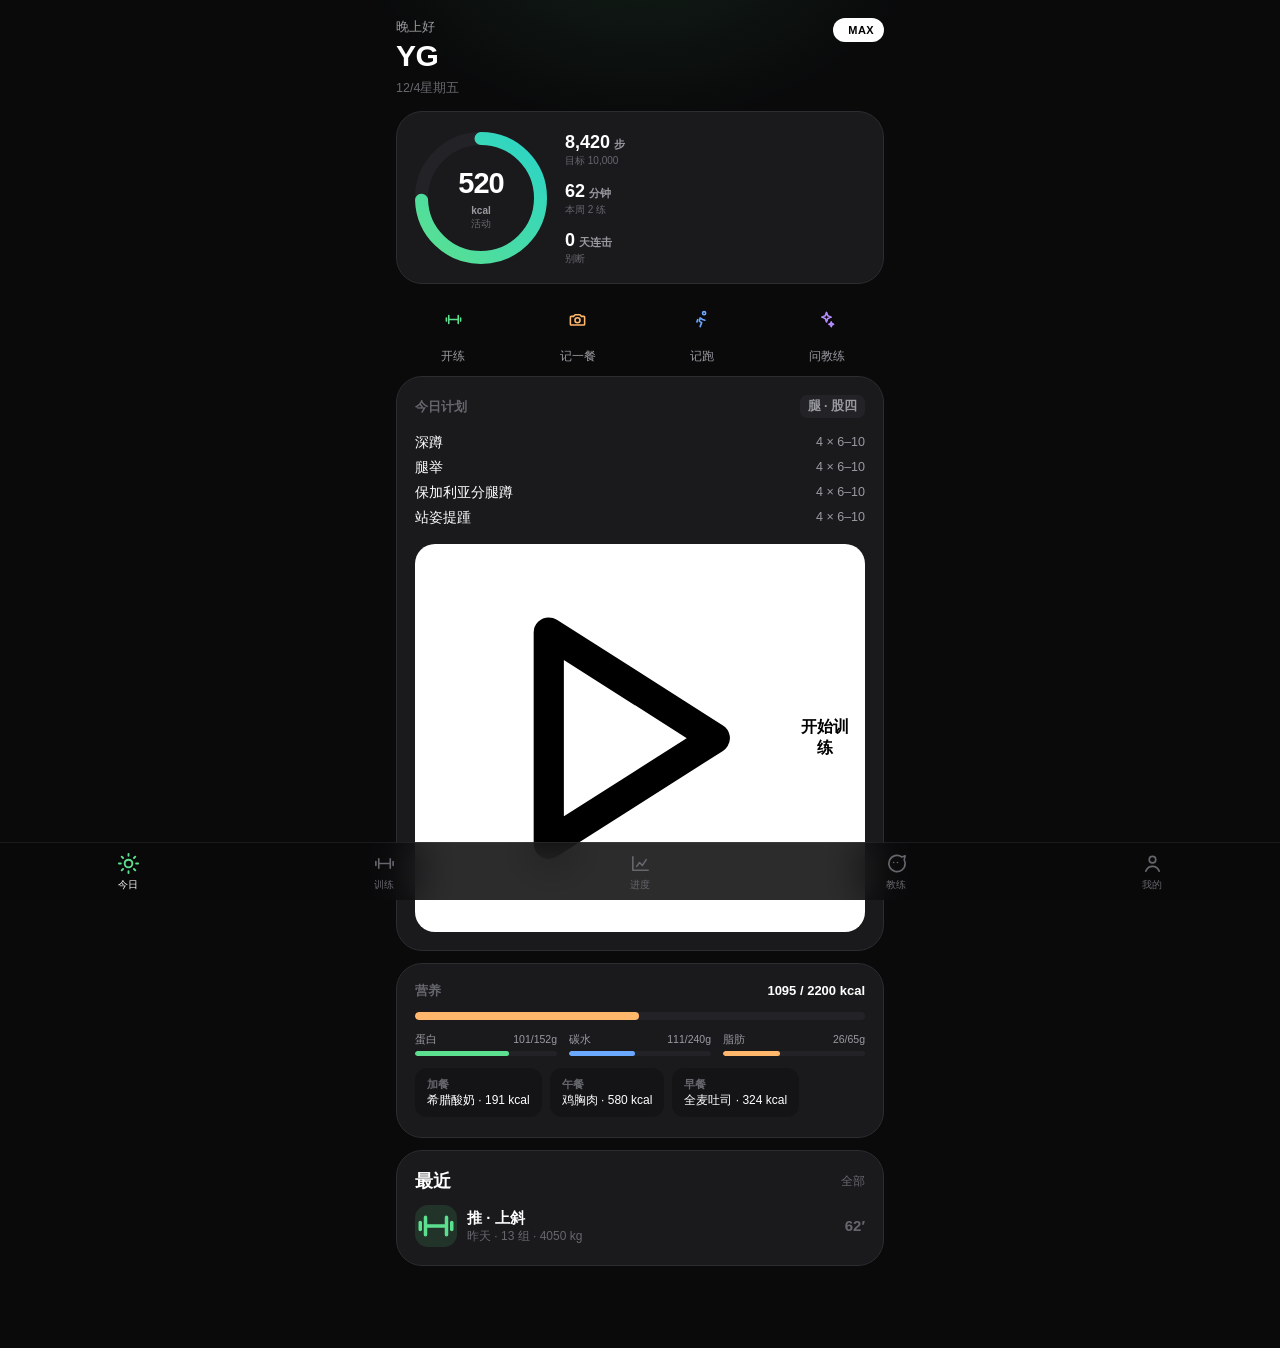
<file: stride-app/web/index.html>
<!doctype html>
<html lang="zh-CN">
<head>
<meta charset="utf-8">
<meta name="viewport" content="width=device-width,initial-scale=1,viewport-fit=cover,user-scalable=no">
<meta name="theme-color" content="#0A0A0B">
<meta name="apple-mobile-web-app-capable" content="yes">
<meta name="mobile-web-app-capable" content="yes">
<meta name="apple-mobile-web-app-status-bar-style" content="black-translucent">
<meta name="apple-mobile-web-app-title" content="Stride">
<meta name="format-detection" content="telephone=no">
<link rel="manifest" href="manifest.webmanifest">
<link rel="apple-touch-icon" href="icons/icon-180.png">
<link rel="icon" href="icons/icon-192.png">
<link rel="stylesheet" href="styles.css">
<title>Stride · 步迹</title>
</head>
<body>

<div id="app">
  <main id="screen"></main>

  <nav id="tabbar">
    <button class="tab" data-tab="today" aria-label="今日"></button>
    <button class="tab" data-tab="training" aria-label="训练"></button>
    <button class="tab" data-tab="progress" aria-label="进度"></button>
    <button class="tab" data-tab="coach" aria-label="教练"></button>
    <button class="tab" data-tab="me" aria-label="我的"></button>
  </nav>
</div>

<div id="sheet-root"></div>
<div id="toast-root"></div>

<script src="app.js"></script>
</body>
</html>
</file>
<file: stride-app/web/styles.css>
/* ============================================================
   Stride · 步迹  —  视觉系统
   ============================================================ */

:root{
  --bg:#0A0A0B;
  --surface:#131315;
  --card:#1A1A1D;
  --card-hi:#232327;
  --card-soft:#141417;
  --stroke:#2C2C31;
  --stroke-hi:#3C3C43;
  --text:#FFFFFF;
  --dim:#9A9AA1;
  --faint:#66666D;
  --green:#5CE08F;
  --green-text:#7BEDA9;
  --green-deep:#16351F;
  --amber:#FFB86B;
  --blue:#6BA8FF;
  --purple:#B48CFF;
  --pink:#FF87B7;
  --red:#FF6B6B;
  --r:26px;
  --r-sm:16px;
  --r-xs:11px;
  --tab-h:58px;
}

*{box-sizing:border-box;-webkit-tap-highlight-color:transparent;}
html,body{height:100%;}
body{
  margin:0;
  background:var(--bg);
  color:var(--text);
  font-family:-apple-system,BlinkMacSystemFont,"SF Pro Text","PingFang SC","Helvetica Neue",sans-serif;
  font-size:15px;
  line-height:1.35;
  -webkit-font-smoothing:antialiased;
  overscroll-behavior-y:none;
}
button{font-family:inherit;color:inherit;border:0;background:none;padding:0;cursor:pointer;}
input,textarea,select{font-family:inherit;}
img{display:block;max-width:100%;}

#app{
  min-height:100%;
  padding-top:env(safe-area-inset-top);
  padding-bottom:calc(var(--tab-h) + env(safe-area-inset-bottom));
  display:flex;
  flex-direction:column;
}

/* 顶部辉光 */
#app::before{
  content:"";
  position:fixed;
  inset:0 0 auto 0;
  height:420px;
  background:radial-gradient(420px 300px at 50% -80px, rgba(92,224,143,.10), transparent 70%);
  pointer-events:none;
  z-index:0;
}

#screen{
  position:relative;
  z-index:1;
  flex:1;
  padding:10px 16px 24px;
  animation:fade .22s ease;
}
@keyframes fade{from{opacity:0;transform:translateY(4px)}to{opacity:1;transform:none}}

/* ---------------- Tab bar ---------------- */
#tabbar{
  position:fixed;
  left:0;right:0;bottom:0;
  height:calc(var(--tab-h) + env(safe-area-inset-bottom));
  padding-bottom:env(safe-area-inset-bottom);
  display:flex;
  background:rgba(10,10,11,.86);
  backdrop-filter:saturate(180%) blur(22px);
  -webkit-backdrop-filter:saturate(180%) blur(22px);
  border-top:.5px solid rgba(255,255,255,.07);
  z-index:40;
}
.tab{
  flex:1;
  display:flex;
  flex-direction:column;
  align-items:center;
  justify-content:center;
  gap:3px;
  color:var(--faint);
  font-size:10px;
  transition:color .15s;
}
.tab svg{width:23px;height:23px;stroke-width:1.7;}
.tab.on{color:var(--text);}
.tab.on svg{color:var(--green);stroke-width:2;}

/* ---------------- 基础 ---------------- */
.h1{font-size:30px;font-weight:800;letter-spacing:-.5px;margin:0;}
.h2{font-size:20px;font-weight:700;margin:0;letter-spacing:-.2px;}
.sub{color:var(--dim);font-size:14px;}
.faint{color:var(--faint);font-size:12px;}
.dim{color:var(--dim);}
.mono{font-variant-numeric:tabular-nums;font-weight:700;}
.spacer{flex:1;}

.card{
  background:var(--card);
  border:1px solid var(--stroke);
  border-radius:var(--r);
  padding:18px;
}
.card.soft{background:var(--card-soft);}
.card.plain{background:var(--card);border-color:transparent;}
.stack{display:flex;flex-direction:column;gap:12px;}
.stack-sm{display:flex;flex-direction:column;gap:8px;}
.hstack{display:flex;align-items:center;gap:10px;}
.hstack.top{align-items:flex-start;}

.divline{height:.5px;background:var(--stroke);margin:0;}

/* 按钮 */
.btn{
  display:flex;align-items:center;justify-content:center;gap:7px;
  width:100%;padding:16px 18px;border-radius:20px;
  font-size:16px;font-weight:700;
  background:#fff;color:#000;
  transition:transform .12s ease,opacity .12s;
}
.btn:active{transform:scale(.985);opacity:.9;}
.btn.ghost{background:var(--card-hi);color:var(--text);}
.btn.green{background:var(--green);color:#04140A;}
.btn[disabled]{background:#58585C;color:#fff;opacity:1;}
.btn.sm{padding:11px 14px;font-size:14px;border-radius:14px;}

.icon-btn{
  width:42px;height:42px;border-radius:50%;
  display:flex;align-items:center;justify-content:center;
  background:var(--card-hi);flex:0 0 auto;
}
.icon-btn svg{width:17px;height:17px;stroke-width:2.2;}

/* 胶囊 / 徽章 */
.pill{
  display:inline-flex;align-items:center;
  padding:3px 8px;border-radius:7px;
  font-size:12.5px;font-weight:600;
  background:var(--green-deep);color:var(--green-text);
  white-space:nowrap;
}
.pill.grey{background:var(--card-hi);color:var(--dim);}
.badge-w{background:#fff;color:#000;padding:4px 9px;border-radius:9px;font-size:12.5px;font-weight:700;white-space:nowrap;}
.badge-d{background:var(--card-hi);color:#fff;padding:4px 9px;border-radius:9px;font-size:12.5px;font-weight:700;white-space:nowrap;}
.tag{font-size:11px;color:var(--faint);}

/* 进度条 */
.bar{height:6px;border-radius:99px;background:var(--card-hi);overflow:hidden;}
.bar > i{display:block;height:100%;border-radius:99px;background:var(--green);transition:width .4s ease;}

/* 列表行 */
.row{
  display:flex;align-items:center;gap:12px;
  padding:13px 14px;
}
.row + .row{border-top:.5px solid var(--stroke);}
.row .ricon{
  width:30px;height:30px;border-radius:9px;
  display:flex;align-items:center;justify-content:center;flex:0 0 auto;
}
.row .ricon svg{width:15px;height:15px;stroke-width:2;}
.row .rtitle{flex:1;font-size:14.5px;font-weight:500;}
.row .rvalue{font-size:12px;color:var(--faint);max-width:46%;overflow:hidden;text-overflow:ellipsis;white-space:nowrap;}
.row .chev{color:var(--faint);font-size:12px;}

/* 空状态 */
.empty{padding:36px 20px;text-align:center;}
.empty .ei{font-size:30px;color:var(--faint);margin-bottom:10px;}
.empty .et{font-weight:600;margin-bottom:4px;}
.empty .em{font-size:13px;color:var(--dim);}

/* ---------------- 今日 ---------------- */
.topline{display:flex;align-items:flex-start;justify-content:space-between;padding:8px 0 14px;}
.greet{font-size:13px;color:var(--dim);font-weight:500;}
.date{font-size:12.5px;color:var(--faint);margin-top:4px;}

.crown{
  display:flex;align-items:center;gap:5px;
  background:#fff;color:#000;border-radius:99px;
  padding:6px 10px;font-size:11px;font-weight:800;letter-spacing:.4px;
}

.ring-wrap{display:flex;gap:18px;align-items:center;}
.ring{position:relative;width:132px;height:132px;flex:0 0 auto;}
.ring svg{transform:rotate(-90deg);}
.ring .rc{position:absolute;inset:0;display:flex;flex-direction:column;align-items:center;justify-content:center;}
.ring .rv{font-size:29px;font-weight:800;font-variant-numeric:tabular-nums;letter-spacing:-1px;}
.ring .ru{font-size:10px;color:var(--dim);font-weight:600;}
.ring .rl{font-size:9.5px;color:var(--faint);margin-top:1px;}

.stat-line{display:flex;flex-direction:column;gap:11px;flex:1;min-width:0;}
.stat-line .sl-v{display:flex;align-items:baseline;gap:4px;font-weight:800;font-size:18px;font-variant-numeric:tabular-nums;}
.stat-line .sl-u{font-size:10.5px;color:var(--dim);font-weight:600;}
.stat-line .sl-h{font-size:10px;color:var(--faint);}

.quick{display:grid;grid-template-columns:repeat(4,1fr);gap:10px;}
.quick button{display:flex;flex-direction:column;align-items:center;gap:7px;}
.quick .qi{
  width:100%;height:46px;border-radius:15px;
  display:flex;align-items:center;justify-content:center;
}
.quick .qi svg{width:19px;height:19px;stroke-width:2;}
.quick .qt{font-size:11.5px;color:var(--dim);}

.goal-row{display:flex;align-items:center;justify-content:space-between;font-size:14px;padding:3px 0;}
.goal-row .gr-r{font-size:12.5px;color:var(--dim);font-variant-numeric:tabular-nums;}

.macro{display:grid;grid-template-columns:repeat(3,1fr);gap:12px;}
.macro .m-t{display:flex;justify-content:space-between;font-size:10.5px;color:var(--dim);margin-bottom:5px;}

.chips{display:flex;gap:8px;overflow-x:auto;padding-bottom:2px;scrollbar-width:none;}
.chips::-webkit-scrollbar{display:none;}
.chip{
  flex:0 0 auto;padding:9px 12px;border-radius:12px;
  background:var(--card-soft);font-size:12px;
}
.chip b{display:block;font-size:11px;color:var(--faint);font-weight:600;}

/* ---------------- 训练 ---------------- */
.seg{
  display:flex;gap:5px;padding:4px;background:var(--card);border-radius:99px;
}
.seg button{
  flex:1;padding:9px;border-radius:99px;font-size:14px;font-weight:600;color:var(--dim);
  transition:.16s;
}
.seg button.on{background:#fff;color:#000;}

.stat3{display:grid;grid-template-columns:repeat(3,1fr);gap:10px;}
.tile{background:var(--card-soft);border-radius:var(--r-sm);padding:13px 14px;}
.tile .tv{font-size:23px;font-weight:800;font-variant-numeric:tabular-nums;letter-spacing:-.6px;}
.tile .tl{font-size:11.5px;color:var(--dim);margin-top:3px;}

.days{display:flex;gap:6px;}
.days .d{
  flex:1;border-radius:12px;background:var(--card-soft);
  display:flex;flex-direction:column;align-items:center;gap:5px;padding:9px 0;
}
.days .d .dw{font-size:11px;font-weight:600;color:var(--dim);}
.days .d .dot{width:6px;height:6px;border-radius:50%;background:var(--card-hi);}
.days .d .dot.on{background:rgba(92,224,143,.7);}
.days .d.today{background:#fff;}
.days .d.today .dw{color:#000;}
.days .d.today .dot{background:#000;}

.hist-row{display:flex;align-items:center;gap:13px;padding:14px;background:var(--card);border:1px solid var(--stroke);border-radius:18px;}
.hist-row .hi{
  width:40px;height:40px;border-radius:13px;background:rgba(92,224,143,.1);
  display:flex;align-items:center;justify-content:center;color:var(--green);
}
.hist-row .hi svg{width:17px;height:17px;stroke-width:2;}

/* ---------------- 进度 ---------------- */
.canvas-wrap{position:relative;border-radius:20px;overflow:hidden;background:var(--card-soft);}
canvas{display:block;width:100%;}

.route-grid{display:grid;grid-template-columns:1fr 1fr;gap:12px;}
.route-card{background:var(--card);border:1px solid var(--stroke);border-radius:20px;overflow:hidden;}
.route-card canvas{width:100%;height:118px;}
.route-card .rmeta{padding:10px;}

/* ---------------- 教练 ---------------- */
.coach-head{display:flex;align-items:center;gap:10px;padding:4px 0 12px;}
.avatar{width:38px;height:38px;border-radius:50%;display:flex;align-items:center;justify-content:center;background:rgba(180,140,255,.16);color:var(--purple);}
.avatar svg{width:17px;height:17px;stroke-width:2;}

.chat{display:flex;flex-direction:column;gap:10px;padding-bottom:12px;}
.bubble{max-width:82%;padding:11px 14px;border-radius:18px;font-size:14.5px;white-space:pre-wrap;word-break:break-word;}
.bubble.me{align-self:flex-end;background:#fff;color:#000;border-bottom-right-radius:6px;}
.bubble.ai{align-self:flex-start;background:var(--card);border:1px solid var(--stroke);border-bottom-left-radius:6px;}
.typing{display:flex;gap:4px;padding:13px 16px;background:var(--card);border-radius:18px;align-self:flex-start;}
.typing i{width:6px;height:6px;border-radius:50%;background:var(--dim);animation:blink 1.2s infinite;}
.typing i:nth-child(2){animation-delay:.15s} .typing i:nth-child(3){animation-delay:.3s}
@keyframes blink{0%,60%,100%{opacity:.25}30%{opacity:1}}

.suggest{display:flex;flex-direction:column;gap:8px;align-items:flex-start;}
.suggest button{font-size:13px;padding:9px 13px;border-radius:99px;background:var(--card);border:1px solid var(--stroke);color:var(--text);}

.composer{
  position:fixed;left:0;right:0;
  bottom:calc(var(--tab-h) + env(safe-area-inset-bottom));
  padding:10px 16px;
  display:flex;gap:9px;
  background:rgba(10,10,11,.9);
  backdrop-filter:blur(18px);
  border-top:.5px solid var(--stroke);
  z-index:30;
}
.composer input{
  flex:1;background:var(--card);border:0;border-radius:20px;
  padding:12px 15px;color:var(--text);font-size:14px;outline:none;
}
.composer .send{
  width:42px;height:42px;border-radius:50%;flex:0 0 auto;
  display:flex;align-items:center;justify-content:center;
  background:#fff;color:#000;
}
.composer .send[disabled]{background:var(--card);color:var(--faint);}

/* ---------------- 我的 ---------------- */
.profile{display:flex;align-items:center;gap:14px;}
.pavatar{
  width:62px;height:62px;border-radius:50%;
  background:linear-gradient(135deg,rgba(92,224,143,.35),rgba(107,168,255,.22));
  display:flex;align-items:center;justify-content:center;
  font-size:24px;font-weight:800;
}
.member-banner{
  display:flex;align-items:center;gap:14px;padding:16px;border-radius:24px;
  background:linear-gradient(135deg,#1E3A28,#14202A);
  border:1px solid rgba(92,224,143,.28);
  text-align:left;width:100%;
}
.member-banner .mb-icon{
  width:44px;height:44px;border-radius:14px;background:rgba(255,255,255,.12);
  display:flex;align-items:center;justify-content:center;color:#fff;
}
.member-banner .mb-icon svg{width:19px;height:19px;stroke-width:2;}

/* ---------------- 表单 ---------------- */
.field{display:flex;flex-direction:column;gap:7px;padding:14px;background:var(--card);border:1px solid var(--stroke);border-radius:18px;}
.field label{font-size:13px;font-weight:600;}
.field input,.field textarea,.field select{
  background:var(--card-soft);border:0;border-radius:13px;
  padding:11px 13px;color:var(--text);font-size:14px;outline:none;width:100%;
}
.field .hint{font-size:10.5px;color:var(--faint);}
.field textarea{min-height:110px;resize:vertical;font-family:ui-monospace,Menlo,monospace;font-size:12px;}

/* ---------------- 会员页 ---------------- */
.sheet{
  position:fixed;inset:0;z-index:60;
  display:flex;flex-direction:column;
  background:var(--bg);
  transform:translateY(100%);
  transition:transform .3s cubic-bezier(.32,.72,0,1);
  padding-top:env(safe-area-inset-top);
}
.sheet.on{transform:none;}
.sheet-body{flex:1;overflow-y:auto;-webkit-overflow-scrolling:touch;}

.pw-head{
  display:grid;grid-template-columns:1fr auto 1fr;align-items:center;
  padding:8px 12px 10px;
  position:sticky;top:0;background:var(--bg);z-index:5;
}
.pw-head .l{justify-self:start;}
.pw-head .r{justify-self:end;}
.pw-head .t{font-size:19px;font-weight:800;letter-spacing:-.2px;}

.pw{padding:0 10px 20px;display:flex;flex-direction:column;gap:14px;}

.plan-card{
  border-radius:30px;padding:18px;
  background:rgba(26,26,29,.55);
  border:1px solid var(--stroke);
}
.plan-card.sel{border:2px solid #fff;padding:17px;}

.pc-head{display:flex;align-items:flex-start;justify-content:space-between;margin-bottom:16px;}
.pc-title{font-size:30px;font-weight:800;letter-spacing:-.8px;line-height:1.1;}
.pc-sub{font-size:15px;color:var(--dim);margin-top:6px;}

.plans{display:flex;flex-direction:column;gap:10px;}

.plan-row{
  display:flex;align-items:center;gap:14px;
  padding:15px 14px;border-radius:22px;
  background:var(--card);
  border:2px solid transparent;
  width:100%;text-align:left;
  transition:background .15s,border-color .15s;
}
.plan-row.sel{background:var(--card-hi);border-color:#fff;}
.radio{
  width:30px;height:30px;border-radius:50%;flex:0 0 auto;
  border:2px solid var(--stroke-hi);
  display:flex;align-items:center;justify-content:center;
}
.plan-row.sel .radio{background:#fff;border-color:#fff;}
.radio svg{width:15px;height:15px;stroke:#000;stroke-width:3;opacity:0;}
.plan-row.sel .radio svg{opacity:1;}

.plan-meta{flex:1;min-width:0;}
.plan-name{display:flex;align-items:center;gap:8px;font-size:17px;font-weight:600;}
.plan-per{font-size:13px;color:var(--dim);margin-top:5px;}
.plan-right{text-align:right;flex:0 0 auto;}
.plan-price{font-size:17px;font-weight:700;white-space:nowrap;}
.plan-strike{font-size:13px;color:var(--faint);text-decoration:line-through;margin-top:4px;}
.plan-save{margin-top:5px;}

.benefits{display:flex;flex-direction:column;gap:11px;margin-top:16px;}
.benefit{display:flex;gap:12px;align-items:flex-start;font-size:16px;}
.benefit svg{width:14px;height:14px;flex:0 0 auto;margin-top:4px;stroke-width:3;}

.pro-head{display:flex;align-items:center;gap:14px;width:100%;text-align:left;}
.pro-title{font-size:26px;font-weight:800;letter-spacing:-.6px;}
.pro-sub{font-size:15px;color:var(--dim);margin-top:3px;}

.free-card{background:rgba(26,26,29,.55);border:1px solid var(--stroke);border-radius:26px;padding:18px;}
.free-head{display:flex;align-items:baseline;justify-content:space-between;margin-bottom:16px;}
.free-head h3{margin:0;font-size:20px;font-weight:800;}
.free-head span{font-size:13px;color:var(--faint);}
.free-grid{display:grid;grid-template-columns:1fr 1fr;gap:16px 12px;}
.free-item{display:flex;gap:8px;align-items:flex-start;font-size:13.5px;line-height:1.3;}
.free-item svg{width:14px;height:14px;flex:0 0 auto;margin-top:2px;color:var(--dim);stroke-width:2;}

.usage{background:var(--card-soft);border-radius:22px;padding:18px;}
.usage h3{margin:0 0 12px;font-size:17px;font-weight:800;}
.usage-row{margin-bottom:12px;}
.usage-row:last-child{margin-bottom:0;}
.usage-top{display:flex;justify-content:space-between;font-size:14px;margin-bottom:7px;}
.usage-top b{font-variant-numeric:tabular-nums;}

.pw-foot{
  padding:12px 12px calc(8px + env(safe-area-inset-bottom));
  background:var(--bg);
  border-top:.5px solid var(--stroke);
  display:flex;flex-direction:column;gap:10px;
}
.pw-foot .note{font-size:13px;color:var(--dim);text-align:center;line-height:1.35;}

/* ---------------- Toast ---------------- */
#toast-root{position:fixed;top:calc(env(safe-area-inset-top) + 10px);left:0;right:0;z-index:120;display:flex;justify-content:center;pointer-events:none;}
.toast{
  display:flex;align-items:center;gap:8px;
  padding:11px 16px;border-radius:99px;
  background:var(--card-hi);border:1px solid var(--stroke);
  font-size:14px;font-weight:500;
  box-shadow:0 12px 34px rgba(0,0,0,.5);
  animation:toastIn .26s cubic-bezier(.32,.72,0,1);
}
.toast svg{width:15px;height:15px;color:var(--green);stroke-width:2.5;}
@keyframes toastIn{from{opacity:0;transform:translateY(-14px)}to{opacity:1;transform:none}}

/* ---------------- 小工具 ---------------- */
.tool{background:var(--card);border:1px solid var(--stroke);border-radius:22px;padding:16px;display:flex;flex-direction:column;gap:13px;}
.tool-head{display:flex;align-items:center;gap:9px;}
.tool-head .ti{width:28px;height:28px;border-radius:9px;display:flex;align-items:center;justify-content:center;}
.tool-head .ti svg{width:14px;height:14px;stroke-width:2;}
.tool-head h4{margin:0;font-size:15px;font-weight:800;}

.num-box{flex:1;display:flex;flex-direction:column;gap:6px;}
.num-box label{font-size:10px;color:var(--faint);}
.num-box input{background:var(--card-soft);border:0;border-radius:11px;padding:9px 11px;color:#fff;font-size:16px;font-weight:700;font-variant-numeric:tabular-nums;outline:none;width:100%;}

.mode-tabs{display:flex;gap:6px;overflow-x:auto;scrollbar-width:none;}
.mode-tabs::-webkit-scrollbar{display:none;}
.mode-tabs button{flex:0 0 auto;padding:8px 13px;border-radius:99px;background:var(--card-hi);font-size:13px;font-weight:600;color:var(--text);}
.mode-tabs button.on{background:#fff;color:#000;}
.mode-tabs button.locked{opacity:.55;}

/* 键盘 / 输入 */
input[type=number]::-webkit-outer-spin-button,
input[type=number]::-webkit-inner-spin-button{-webkit-appearance:none;margin:0;}

@media (min-width:520px){
  #screen{max-width:520px;margin:0 auto;width:100%;}
  .sheet-body,.pw{max-width:520px;margin:0 auto;width:100%;}
  .pw-foot{max-width:520px;margin:0 auto;width:100%;}
  .composer{max-width:520px;margin:0 auto;}
}
</file>
